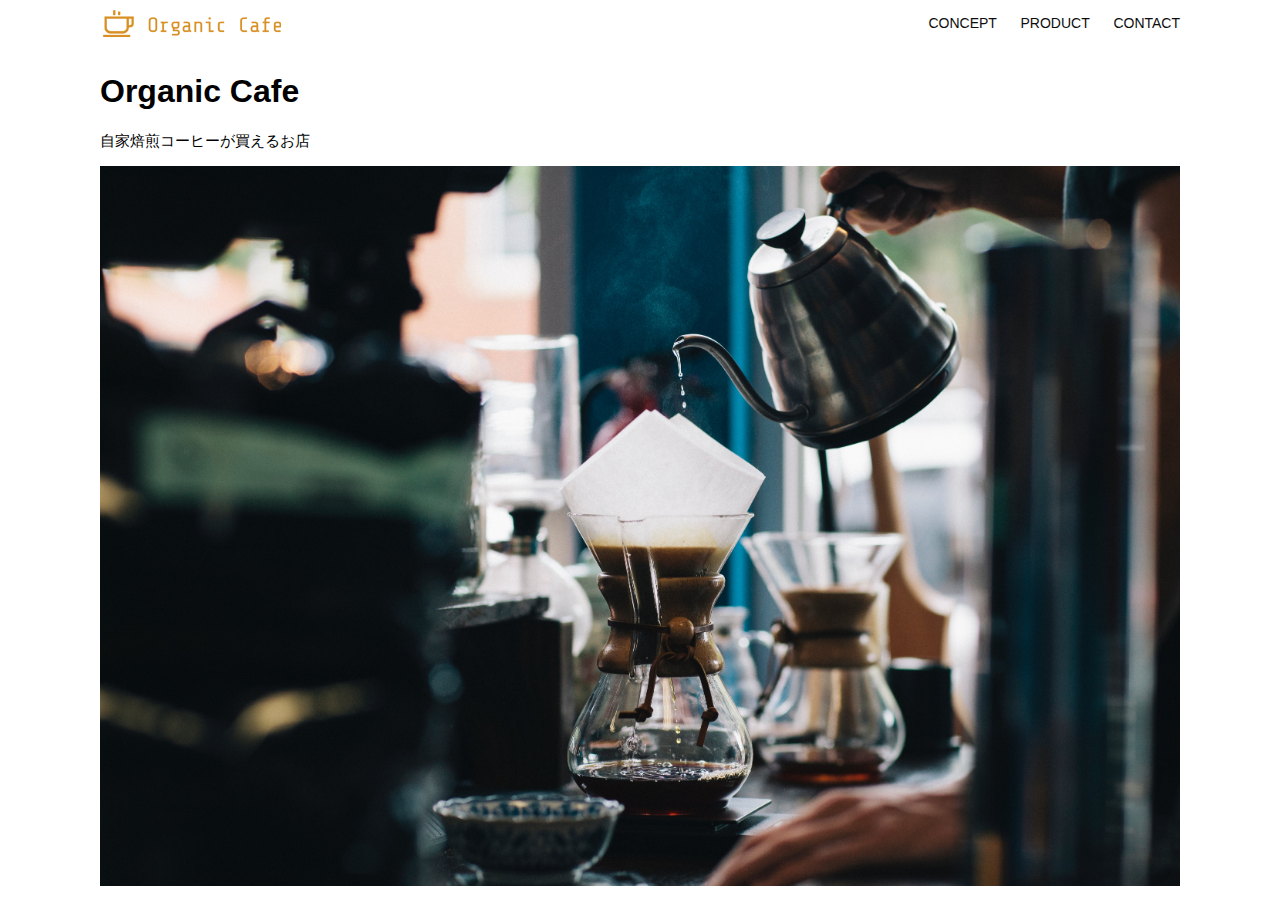
<file: kadai_013/index.html>
<!DOCTYPE html>
<html>

<head>
  <title>Organic Cafe</title>
  <meta charset="UTF-8" />
  <meta name="description" content="自家焙煎のコーヒーがお家で楽しめるOrganic Cafe" />
  <meta name="viewport" content="width=device-width, initial-scale=1.0" />
  <link rel="stylesheet" href="style.css" />
</head>

<body>
  <!-- ヘッダー -->
  <header>
    <!-- ロゴ -->
    <a href="index.html" id="logo"><img src="images/logo.png" alt="トップページに戻る" /></a>

    <!-- PC用ナビゲーション -->
    <nav id="nav-pc">
      <a href="index.html#concept">CONCEPT</a>
      <a href="index.html#product">PRODUCT</a>
      <a href="index.html#contact">CONTACT</a>
    </nav>
    <img id="menu-sp" src="images/button-menu.png" alt="ナビゲーションを開く"
      onclick="document.getElementById('nav-sp').style.display = 'block'">
    <nav id="nav-sp">
      <img id="close" src="images/button-close.png" alt="ナビゲーションを閉じる"
        onclick="document.getElementById('nav-sp').style.display = 'none'">
      <a id="logo-sp" href="index.html" onclick="document.getElementById('nav-sp').style.display = 'none'">
        <img src="images/logo-sp.png" alt="トップページに戻る">
      </a>
      <a class="menu" href="index.html#concept" onclick="document.getElementById('nav-sp').style.display = 'none'">
        CONCEPT
      </a>
      <a class="menu" href="index.html#product" onclick="document.getElementById('nav-sp').style.display = 'none'">
        PRODUCT
      </a>
      <a class="menu" href="index.html#contact" onclick="document.getElementById('nav-sp').style.display = 'none'">
        CONTACT
      </a>
    </nav>

  </header>
  <main>
    <article>
      <!-- メインビジュアル -->
      <section id="main-visual">
        <div id="main-message">
          <h1>Organic Cafe</h1>
          <p>自家焙煎コーヒーが買えるお店</p>
        </div>
        <img src="images/main-image.jpg" alt="コーヒーをハンドドリップで淹れる画像" />
      </section>
    </article>
  </main>
</body>

</html>
</file>
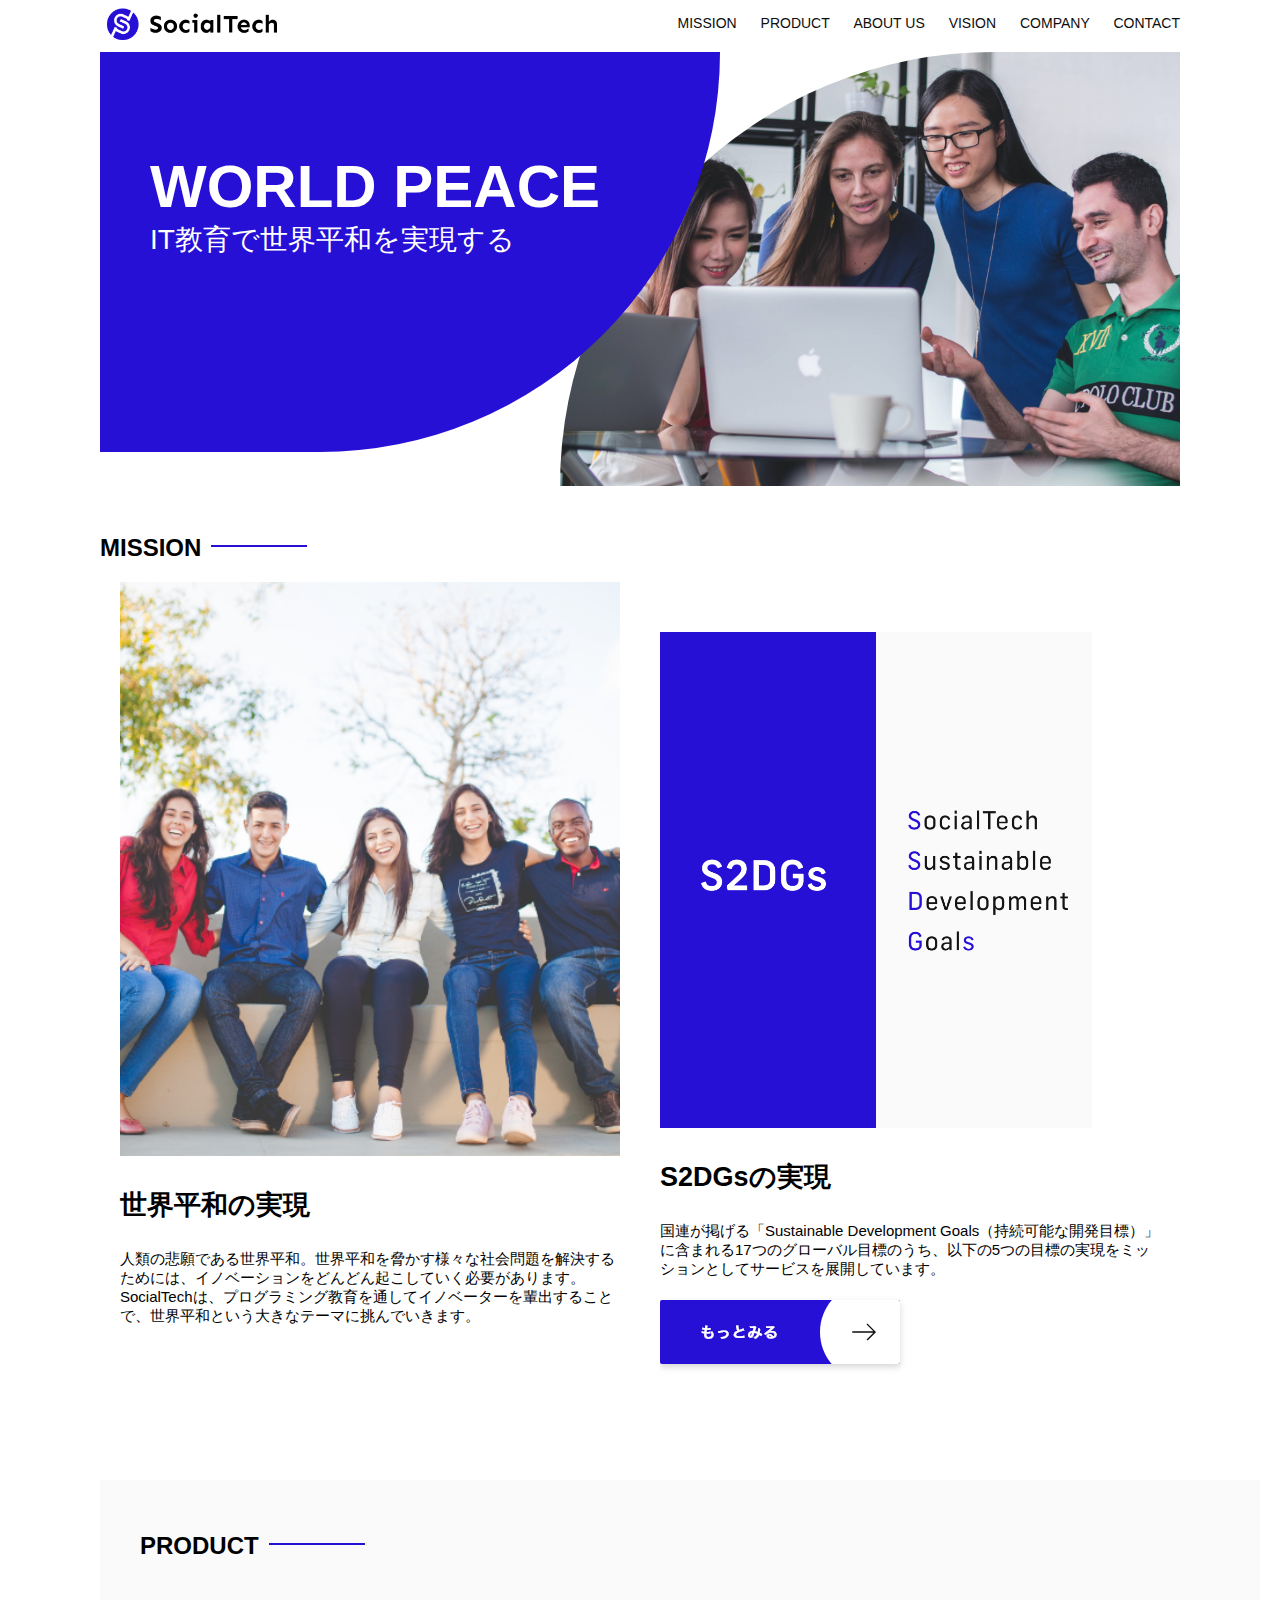
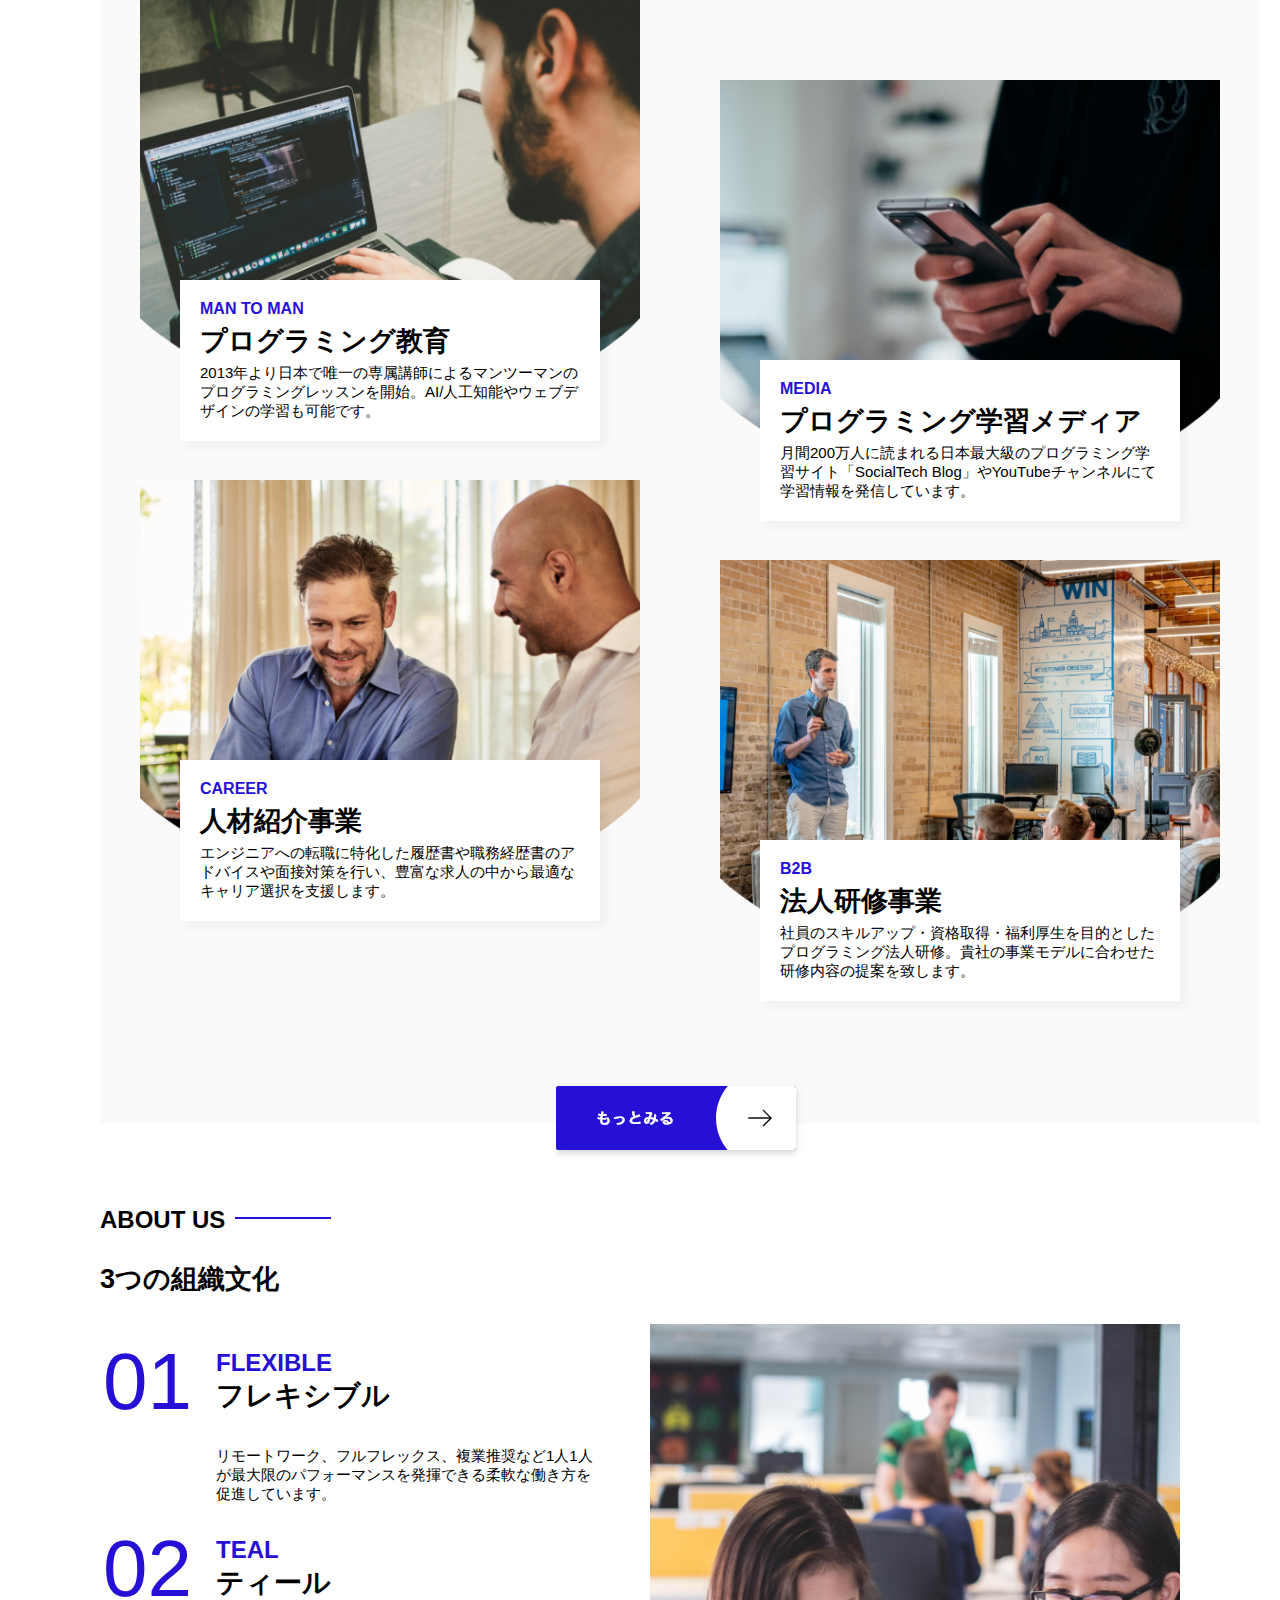
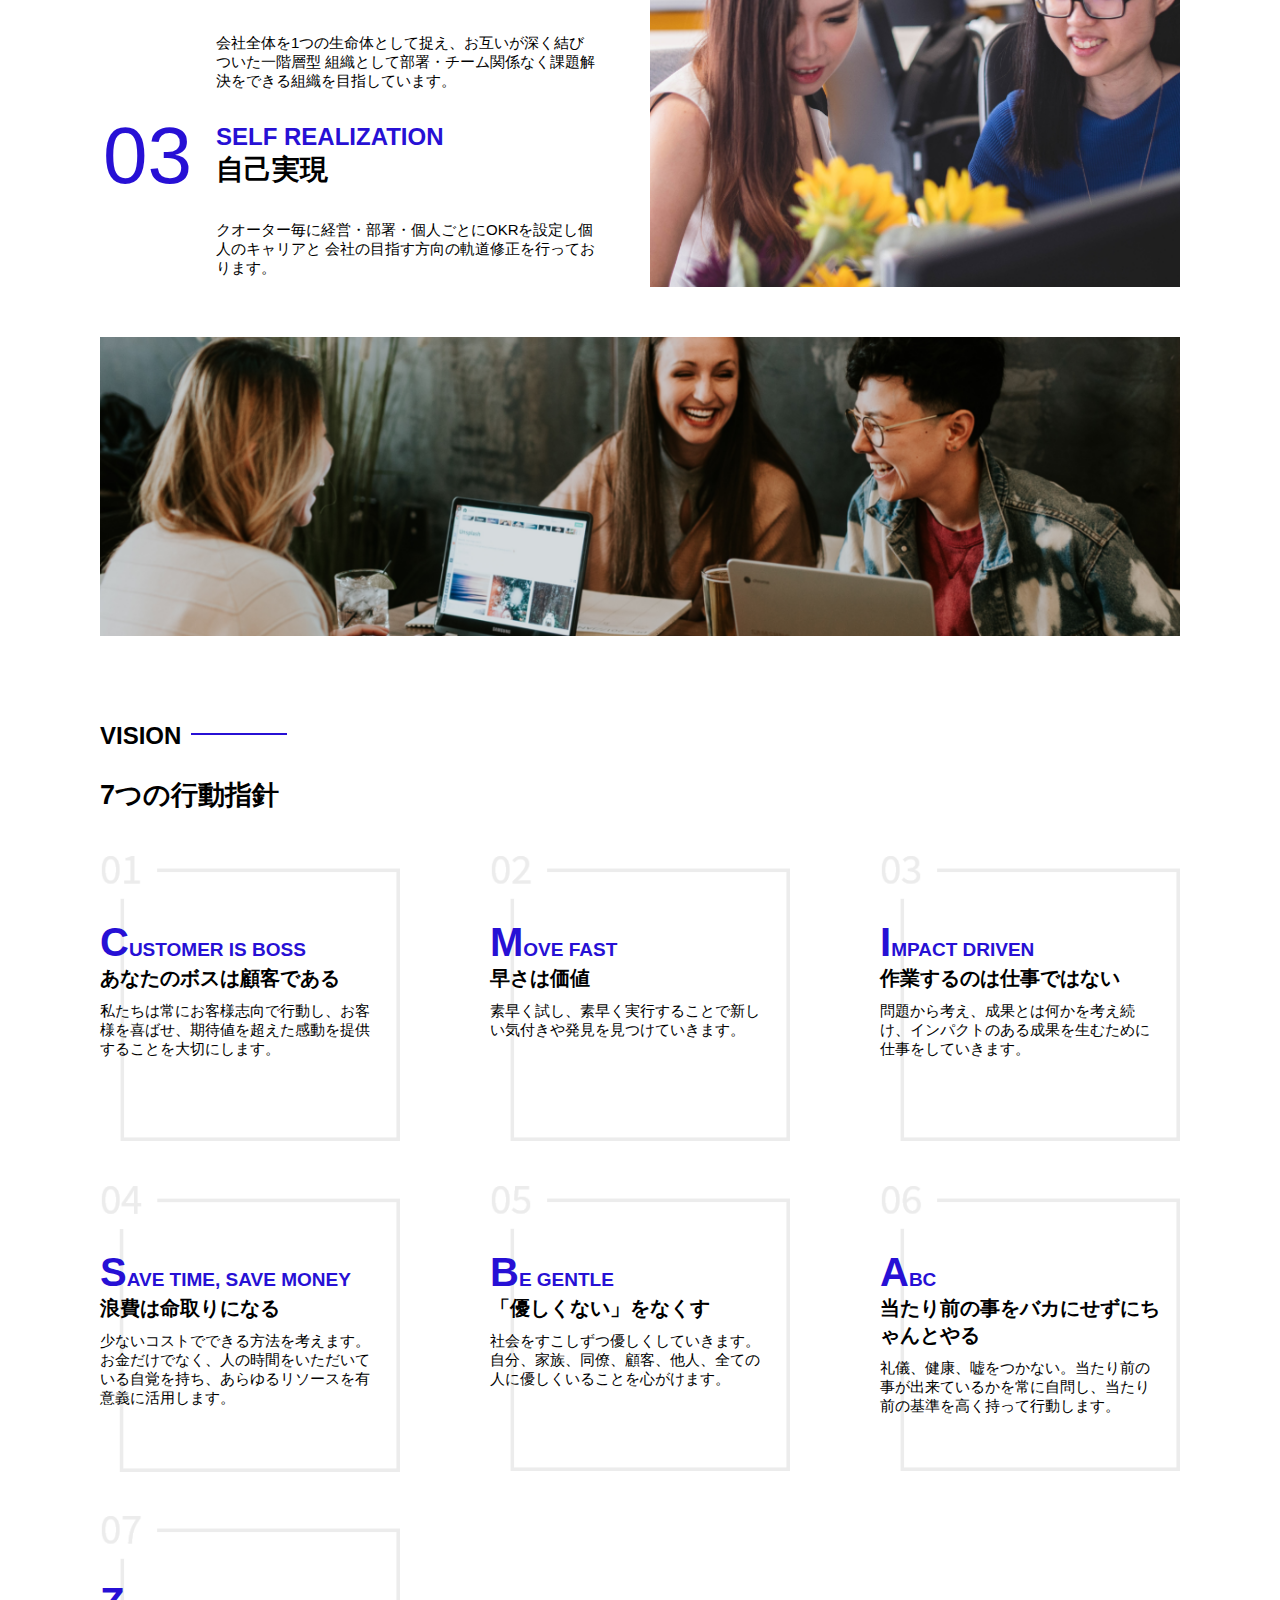
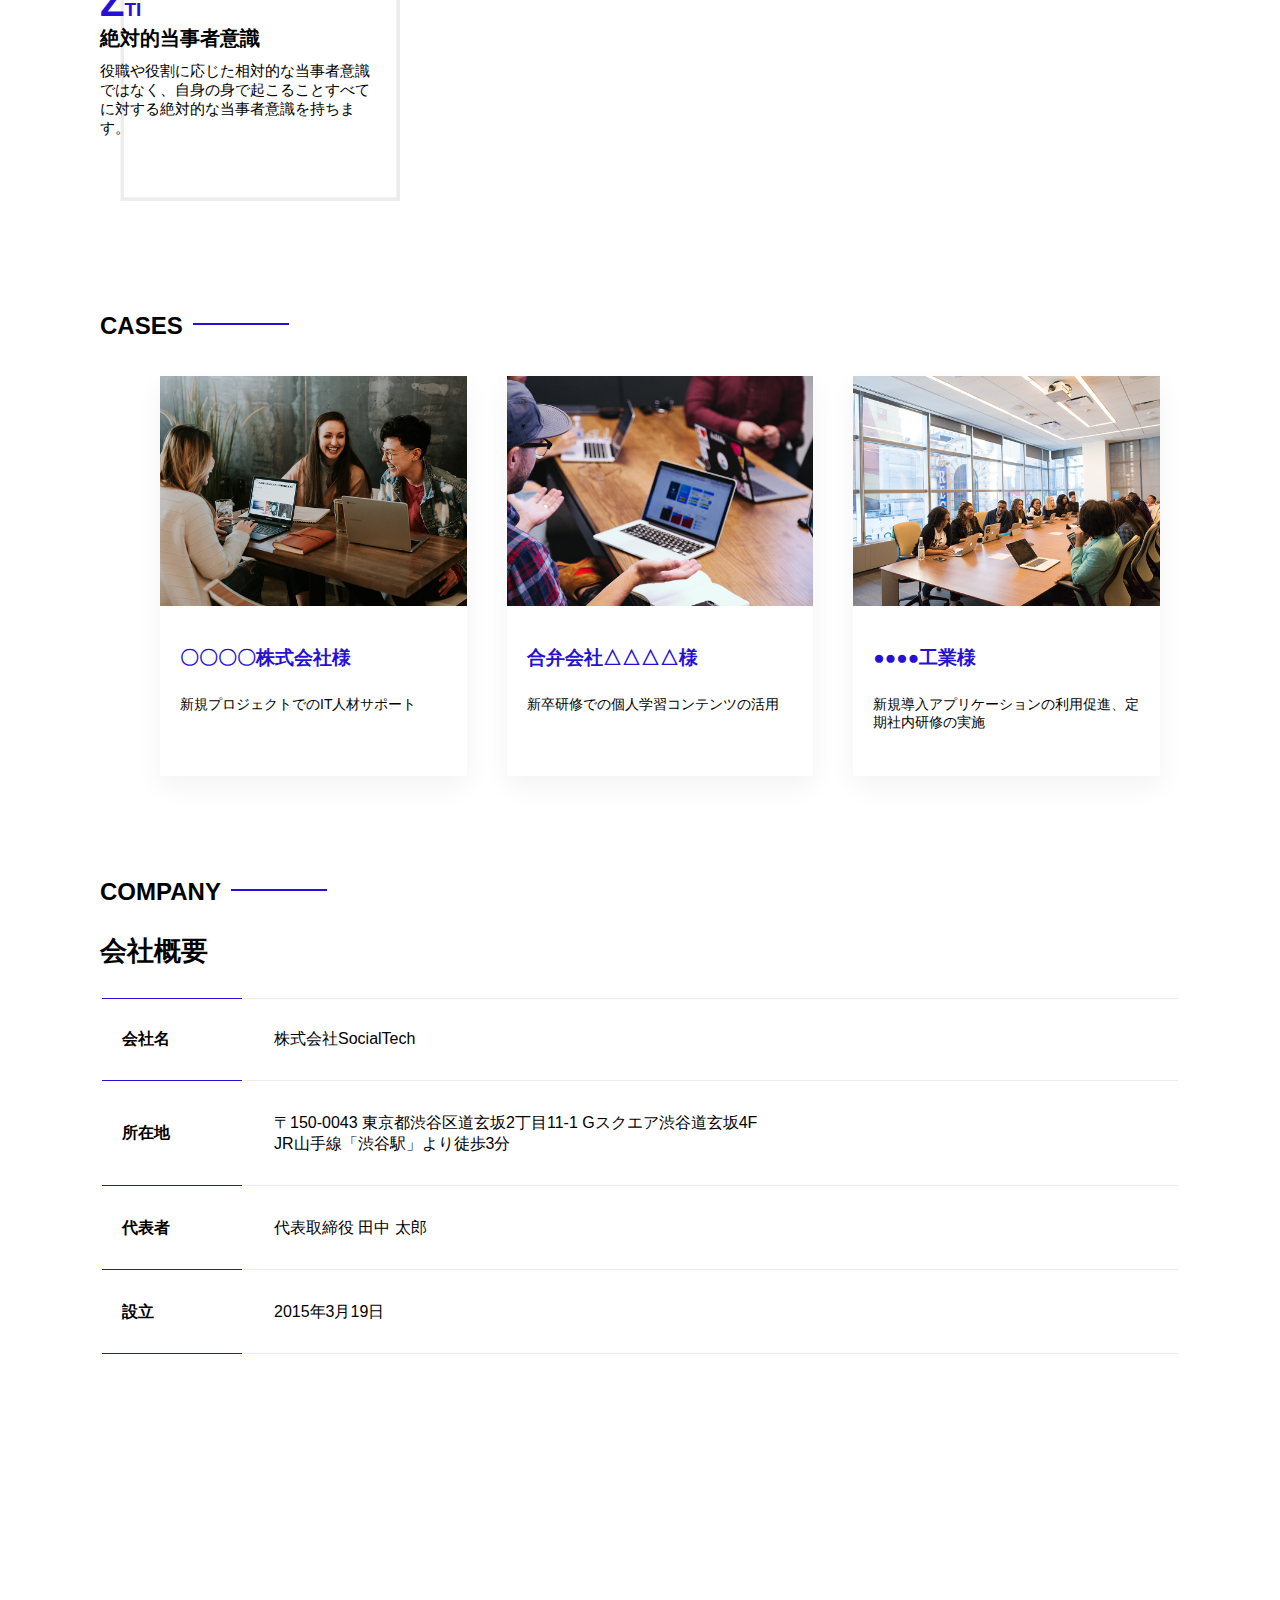
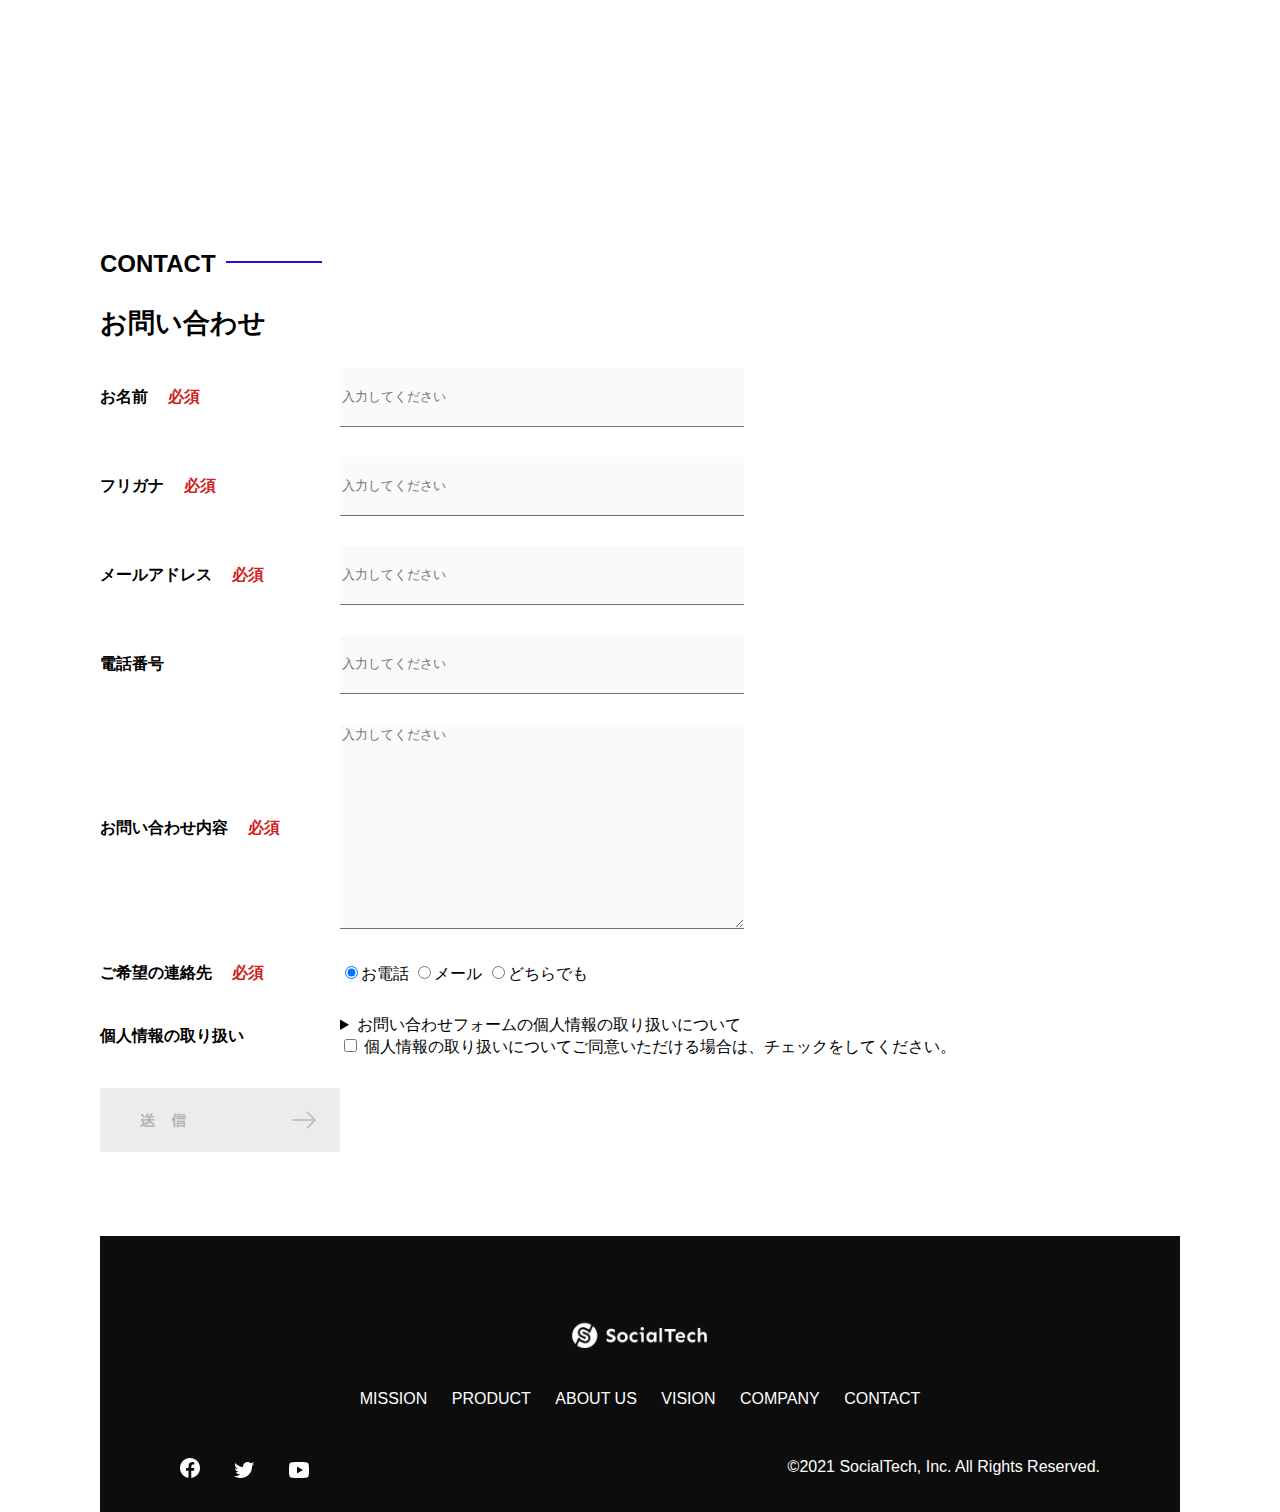
<file: socialtech-kadai_012/socialtech-kadai_012/index.html>
<!DOCTYPE html>
<html>
  <head>
    <title>SocialTech</title>
    <meta charset="UTF-8" />
    <meta
      name="description"
      content="SocialTechはEdTech業界のリーディングカンパニーを目指します。"
    />
    <meta name="viewport" content="width=device-width, initial-scale=1.0" />
    <link rel="stylesheet" href="style.css" />
  </head>
  <body>
    <!-- ヘッダー -->
    <header>
      <!-- ロゴ -->
      <a href="index.html" id="logo"
        ><img src="images/logo.png" alt="トップページに戻る"
      /></a>

      <!-- PC用ナビゲーション -->
      <nav id="nav-pc">
        <a href="mission.html">MISSION</a>
        <a href="product.html">PRODUCT</a>
        <a href="index.html#aboutus">ABOUT US</a>
        <a href="index.html#vision">VISION</a>
        <a href="index.html#company">COMPANY</a>
        <a href="index.html#contact">CONTACT</a>
      </nav>
    </header>
    <main>
      <article>
        <!-- メインビジュアル -->
        <section id="main-visual">
          <div id="main-message">
            <h1>WORLD PEACE</h1>
            <p>IT教育で世界平和を実現する</p>
          </div>
          <img
            src="images/index/index-main.png"
            alt="PCの周りに集まる多国籍の仲間たち"
          />
        </section>
        <!--ミッション-->
        <section id="mission">
          <h2 class="index-h2">MISSION</h2>
          <div id="mission-flex">
            <div>
              <img
                id="mission-photo"
                src="images/index/index-mission.png"
                alt="屋外のベンチで写真を撮影する多国籍の仲間たち"
              />
              <h3>世界平和の実現</h3>
              <p>
                人類の悲願である世界平和。世界平和を脅かす様々な社会問題を解決するためには、イノベーションをどんどん起こしていく必要があります。SocialTechは、プログラミング教育を通してイノベーターを輩出することで、世界平和という大きなテーマに挑んでいきます。
              </p>
            </div>
            <div>
              <img id="s2dgs" src="images/index/s2dgs.png" alt="S2DGs" />
              <h3>S2DGsの実現</h3>
              <p>
                国連が掲げる「Sustainable Development
                Goals（持続可能な開発目標）」に含まれる17つのグローバル目標のうち、以下の5つの目標の実現をミッションとしてサービスを展開しています。
              </p>
              <a href="mission.html">
                <img src="images/button-more.png" alt="もっとみる" />
              </a>
            </div>
          </div>
        </section>
        <!-- プロダクト -->
        <section id="product">
          <h2 class="index-h2">PRODUCT</h2>
          <div>
            <div id="product-left">
              <div>
                <img
                  class="product-photo"
                  src="images/index/index-mantoman.png"
                  alt="PCでコードを書く男性"
                />
                <div class="product-explain">
                  <span>MAN TO MAN</span>
                  <h3>プログラミング教育</h3>
                  <p>
                    2013年より日本で唯一の専属講師によるマンツーマンのプログラミングレッスンを開始。AI/人工知能やウェブデザインの学習も可能です。
                  </p>
                </div>
              </div>
              <div>
                <img
                  class="product-photo"
                  src="images/index/index-career.png"
                  alt="笑顔で話し合う2人の男性"
                />
                <div class="product-explain">
                  <span>CAREER</span>
                  <h3>人材紹介事業</h3>
                  <p>
                    エンジニアへの転職に特化した履歴書や職務経歴書のアドバイスや面接対策を行い、豊富な求人の中から最適なキャリア選択を支援します。
                  </p>
                </div>
              </div>
            </div>
            <div id="product-right">
              <div>
                <img
                  class="product-photo"
                  src="images/index/index-media.png"
                  alt="スマートフォンを操作する人"
                />
                <div class="product-explain">
                  <span>MEDIA</span>
                  <h3>プログラミング学習メディア</h3>
                  <p>
                    月間200万人に読まれる日本最大級のプログラミング学習サイト「SocialTech
                    Blog」やYouTubeチャンネルにて学習情報を発信しています。
                  </p>
                </div>
              </div>
              <div>
                <img
                  class="product-photo"
                  src="images/index/index-b2b.png"
                  alt="講演中の男性とそれを聴く人々"
                />
                <div class="product-explain">
                  <span>B2B</span>
                  <h3>法人研修事業</h3>
                  <p>
                    社員のスキルアップ・資格取得・福利厚生を目的としたプログラミング法人研修。貴社の事業モデルに合わせた研修内容の提案を致します。
                  </p>
                </div>
              </div>
            </div>
          </div>
          <div>
            <a id="product-more" href="product.html">
              <img src="images/button-more.png" alt="もっとみる" />
            </a>
          </div>
        </section>
        <!---ABOUT US-->
        <section id="aboutus">
          <h2 class="index-h2">ABOUT US</h2>
          <h3>3つの組織文化</h3>
          <div>
            <table class="culture-table">
              <tr>
                <td>
                  <span class="culture-num">01</span>
                </td>
                <td>
                  <span class="culture-en">FLEXIBLE</span>
                  <span class="culture-jp">フレキシブル</span>
                </td>
              </tr>
              <tr>
                <td>
                  <!--空のセル-->
                </td>
                <td>
                  <p class="culture-description">
                    リモートワーク、フルフレックス、複業推奨など1人1人が最大限のパフォーマンスを発揮できる柔軟な働き方を促進しています。
                  </p>
                </td>
              </tr>
              <tr>
                <td>
                  <span class="culture-num">02</span>
                </td>
                <td>
                  <span class="culture-en">TEAL</span>
                  <span class="culture-jp">ティール</span>
                </td>
              </tr>
              <tr>
                <td>
                  <!--空のセル-->
                </td>
                <td>
                  <p class="culture-description">
                    会社全体を1つの生命体として捉え、お互いが深く結びついた一階層型
                    組織として部署・チーム関係なく課題解決をできる組織を目指しています。
                  </p>
                </td>
              </tr>
              <tr>
                <td>
                  <span class="culture-num">03</span>
                </td>
                <td>
                  <span class="culture-en">SELF REALIZATION</span>
                  <span class="culture-jp">自己実現</span>
                </td>
              </tr>
              <tr>
                <td>
                  <!--空のセル-->
                </td>
                <td>
                  <p class="culture-description">
                    クオーター毎に経営・部署・個人ごとにOKRを設定し個人のキャリアと
                    会社の目指す方向の軌道修正を行っております。
                  </p>
                </td>
              </tr>
            </table>
            <img
              class="culture-img"
              src="images/index/index-aboutus1.png"
              alt="笑顔で話し合う2人の女性"
            />
          </div>
          <img
            class="culture-img2"
            src="images/index/index-aboutus2.png"
            alt="笑顔で話し合う3人の男女"
          />
        </section>
        <!-- VISION -->
        <section id="vision">
          <h2 class="index-h2">VISION</h2>
          <h3>7つの行動指針</h3>
          <div>
            <div class="vision-box">
              <img src="images/index/vision-01.png" alt="01" />
              <span>
                <h4>CUSTOMER IS BOSS</h4>
                <h5>あなたのボスは顧客である</h5>
                <p>
                  私たちは常にお客様志向で行動し、お客様を喜ばせ、期待値を超えた感動を提供することを大切にします。
                </p>
              </span>
            </div>
            <div class="vision-box">
              <img src="images/index/vision-02.png" alt="02" />
              <span>
                <h4>MOVE FAST</h4>
                <h5>早さは価値</h5>
                <p>
                  素早く試し、素早く実行することで新しい気付きや発見を見つけていきます。
                </p>
              </span>
            </div>
            <div class="vision-box">
              <img src="images/index/vision-03.png" alt="03" />
              <span>
                <h4>IMPACT DRIVEN</h4>
                <h5>作業するのは仕事ではない</h5>
                <p>
                  問題から考え、成果とは何かを考え続け、インパクトのある成果を生むために仕事をしていきます。
                </p>
              </span>
            </div>
            <div class="vision-box">
              <img src="images/index/vision-04.png" alt="04" />
              <span>
                <h4>SAVE TIME, SAVE MONEY</h4>
                <h5>浪費は命取りになる</h5>
                <p>
                  少ないコストでできる方法を考えます。お金だけでなく、人の時間をいただいている自覚を持ち、あらゆるリソースを有意義に活用します。
                </p>
              </span>
            </div>
            <div class="vision-box">
              <img src="images/index/vision-05.png" alt="05" />
              <span>
                <h4>BE GENTLE</h4>
                <h5>「優しくない」をなくす</h5>
                <p>
                  社会をすこしずつ優しくしていきます。自分、家族、同僚、顧客、他人、全ての人に優しくいることを心がけます。
                </p>
              </span>
            </div>
            <div class="vision-box">
              <img src="images/index/vision-06.png" alt="06" />
              <span>
                <h4>ABC</h4>
                <h5>当たり前の事をバカにせずにちゃんとやる</h5>
                <p>
                  礼儀、健康、嘘をつかない。当たり前の事が出来ているかを常に自問し、当たり前の基準を高く持って行動します。
                </p>
              </span>
            </div>
            <div class="vision-box">
              <img src="images/index/vision-07.png" alt="07" />
              <span>
                <h4>ZTI</h4>
                <h5>絶対的当事者意識</h5>
                <p>
                  役職や役割に応じた相対的な当事者意識ではなく、自身の身で起こることすべてに対する絶対的な当事者意識を持ちます。
                </p>
              </span>
            </div>
          </div>
        </section>
        <!-- CASES -->
        <section id="cases">
          <h2 class="index-h2">CASES</h2>
          <ul>
            <li class="case-card">
              <img class="case-img" src="images/index/case-1.png" alt="仲良く語り合う3人">
              <div class="case-info">
                <h4 class="case-name">〇〇〇〇株式会社様</h4>
                <p class="case-content">新規プロジェクトでのIT人材サポート</p>
              </div>
            </li>
            <li class="case-card">
              <img class="case-img" src="images/index/case-2.png" alt="PCでコンテンツを見る">
              <div class="case-info">
                <h4 class="case-name">合弁会社△△△△様</h4>
                <p class="case-content">新卒研修での個人学習コンテンツの活用</p>
              </div>
            </li>
            <li class="case-card">
              <img class="case-img" src="images/index/case-3.png" alt="社内研修中の会議室">
              <div class="case-info">
                <h4 class="case-name">●●●●工業様</h4>
                <p class="case-content">新規導入アプリケーションの利用促進、定期社内研修の実施</p>
              </div>
            </li>
          </ul>
        </section>
        <!-- COMPANY -->
        <section id="company">
          <h2 class="index-h2">COMPANY</h2>
          <h3>会社概要</h3>
          <table id="company-table">
            <tr>
              <th class="tableheader-first">会社名</th>
              <td class="cell-first">株式会社SocialTech</td>
            </tr>
            <tr>
              <th class="tableheader">所在地</th>
              <td class="cell">
                〒150-0043 東京都渋谷区道玄坂2丁目11-1 Gスクエア渋谷道玄坂4F<br />JR山手線「渋谷駅」より徒歩3分
              </td>
            </tr>
            <tr>
              <th class="tableheader">代表者</th>
              <td class="cell">代表取締役 田中 太郎</td>
            </tr>
            <tr>
              <th class="tableheader">設立</th>
              <td class="cell">2015年3月19日</td>
            </tr>
          </table>
          <iframe
            src="https://www.google.com/maps/embed?pb=!1m18!1m12!1m3!1d3241.7759544892483!2d139.69399665123464!3d35.65789123876098!2m3!1f0!2f0!3f0!3m2!1i1024!2i768!4f13.1!3m3!1m2!1s0x60188caa0042e8d1%3A0xba130bea826a7aa2!2z44CSMTUwLTAwNDMg5p2x5Lqs6YO95riL6LC35Yy66YGT546E5Z2C77yS5LiB55uu77yR77yR4oiS77yR!5e0!3m2!1sja!2sjp!4v1636872991912!5m2!1sja!2sjp"
            style="border: 0"
            allowfullscreen=""
            loading="lazy"
          >
          </iframe>
        </section>
        <!-- お問い合わせフォーム -->
        <section id="contact">
          <h2 class="index-h2">CONTACT</h2>
          <h3>お問い合わせ</h3>
          <form>
            <div>
              <div class="contact-heading">
                <label class="contact-label"
                  >お名前<span class="contact-span">必須</span></label
                >
              </div>
              <div class="contact-form">
                <input
                  type="text"
                  name="name"
                  placeholder="入力してください"
                  class="contact-textbox"
                />
              </div>
            </div>
            <div>
              <div class="contact-heading">
                <label class="contact-label"
                  >フリガナ<span class="contact-span">必須</span></label
                >
              </div>
              <div>
                <input
                  type="text"
                  name="hurigana"
                  placeholder="入力してください"
                  class="contact-textbox"
                />
              </div>
            </div>
            <div>
              <div class="contact-heading">
                <label class="contact-label"
                  >メールアドレス<span class="contact-span">必須</span></label
                >
              </div>
              <div>
                <input
                  type="text"
                  name="email"
                  placeholder="入力してください"
                  class="contact-textbox"
                />
              </div>
            </div>
            <div>
              <div class="contact-heading">
                <label class="contact-label">電話番号</label>
              </div>
              <div>
                <input
                  type="text"
                  name="tel"
                  placeholder="入力してください"
                  class="contact-textbox"
                />
              </div>
            </div>
            <div>
              <div class="contact-heading">
                <label class="contact-label"
                  >お問い合わせ内容<span class="contact-span">必須</span></label
                >
              </div>
              <div>
                <textarea
                  class="contact-textarea"
                  placeholder="入力してください"
                  name="message"
                ></textarea>
              </div>
            </div>
            <div>
              <div class="contact-heading">
                <label class="contact-label"
                  >ご希望の連絡先<span class="contact-span">必須</span></label
                >
              </div>
              <div>
                <input
                  class="radiobutton"
                  type="radio"
                  value="tel"
                  name="contact"
                  checked
                /><label>お電話</label>
                <input
                  class="radiobutton"
                  type="radio"
                  value="mail"
                  name="contact"
                /><label>メール</label>
                <input
                  class="radiobutton"
                  type="radio"
                  value="both"
                  name="contact"
                /><label>どちらでも</label>
              </div>
            </div>
            <div>
              <div class="contact-heading">
                <label class="contact-label">個人情報の取り扱い</label>
              </div>
              <div>
                <details>
                  <summary>
                    お問い合わせフォームの個人情報の取り扱いについて
                  </summary>
                  <div>
                    <span>１．組織の名称又は氏名</span><br />
                    株式会社SocialTech<br /><br />
                    <span
                      >２．個人情報保護管理者（若しくはその代理人）の氏名又は職名、所属及び連絡先
                      鈴木 一郎 コーポレート部</span
                    ><br />
                    メールアドレス：support@socialtech.net<br />
                    TEL：03-xxxx-xxxx<br />
                    <span>３．個人情報の利用目的</span><br />
                    ・本サービス及び本サービスに関連する情報の提供又はそれらに関する連絡のため<br />
                    ・ユーザーの本人確認のため<br />
                    ・当社サービスのご案内のため<br />
                    ・当社の商品等の広告または宣伝（電子メールによるものを含むものとします。）<br /><br />
                    <span>４．個人情報の取り扱い業務の委託</span><br />
                    個人情報の取扱業務の全部または一部を外部に業務委託する場合があります。<br />
                    その際、弊社は、個人情報を適切に保護できる管理体制を敷き実行していることを条件として<br />
                    委託先を厳選したうえで、機密保持契約を委託先と締結し、お客様の個人情報を厳密に管理させます。<br /><br />
                    <span>５．個人情報の開示等の請求</span><br />
                    お客様は、弊社に対してご自身の個人情報の開示等（利用目的の通知、開示、内容の訂正・追加・削除、利用の停止または消去、第三者への提供の停止）に関して、当社問合わせ窓口に申し出ることができます。<br />
                    その際、弊社はお客様ご本人を確認させていただいたうえで、合理的な期間内に対応いたします。<br /><br />
                    なお、個人情報に関する弊社問合わせ先は、次の通りです。<br /><br />
                    株式会社SocialTech　個人情報問合せ窓口<br />
                    〒150-0043　東京都渋谷区道玄坂2丁目11-1 Ｇスクエア渋谷道玄坂
                    4F<br />
                    メールアドレス：support@socialtech.net　TEL：03-xxxx-xxxx<br /><br />
                    <span>６．個人情報を提供されることの任意性について</span
                    ><br /><br />
                    お客様がご自身の個人情報を弊社に提供されるか否かは、お客様のご判断によりますが、もしご提供されない場合には、適切なサービスが提供できない場合がありますので予めご了承ください。
                  </div>
                </details>
                <input type="checkbox" name="agree" />
                <span
                  >個人情報の取り扱いについてご同意いただける場合は、チェックをしてください。</span
                >
              </div>
            </div>
            <input
              type="image"
              value="Submit"
              src="images/button-submit.png"
              alt="送信する"
            />
          </form>
        </section>
      </article>
      <footer>
        <div id="footer-logo">
          <img src="images/logo-sp.png" alt="SocialTech" />
        </div>
        <div id="footer-link">
          <a href="mission.html">MISSION</a>
          <a href="product.html">PRODUCT</a>
          <a href="index.html#aboutus">ABOUT US</a>
          <a href="index.html#vision">VISION</a>
          <a href="index.html#company">COMPANY</a>
          <a href="index.html#contact">CONTACT</a>
        </div>
        <div id="sns-footer">
          <a href="https://www.facebook.com/sejuku2013"
            ><img src="images/button-facebook.png" alt="Facebookのリンク"
          /></a>
          <a href="https://twitter.com/samuraijuku"
            ><img src="images/button-twitter.png" alt="Twitterのリンク"
          /></a>
          <a href="https://www.youtube.com/channel/UCCFOQO5aDK0xXam4cUQXT8g"
            ><img src="images/button-youtube.png" alt="YouTubeのリンク"
          /></a>
          <span id="copyright"
            >&copy;2021 SocialTech, Inc. All Rights Reserved.
          </span>
        </div>
      </footer>
    </main>
  </body>
</html>
</file>
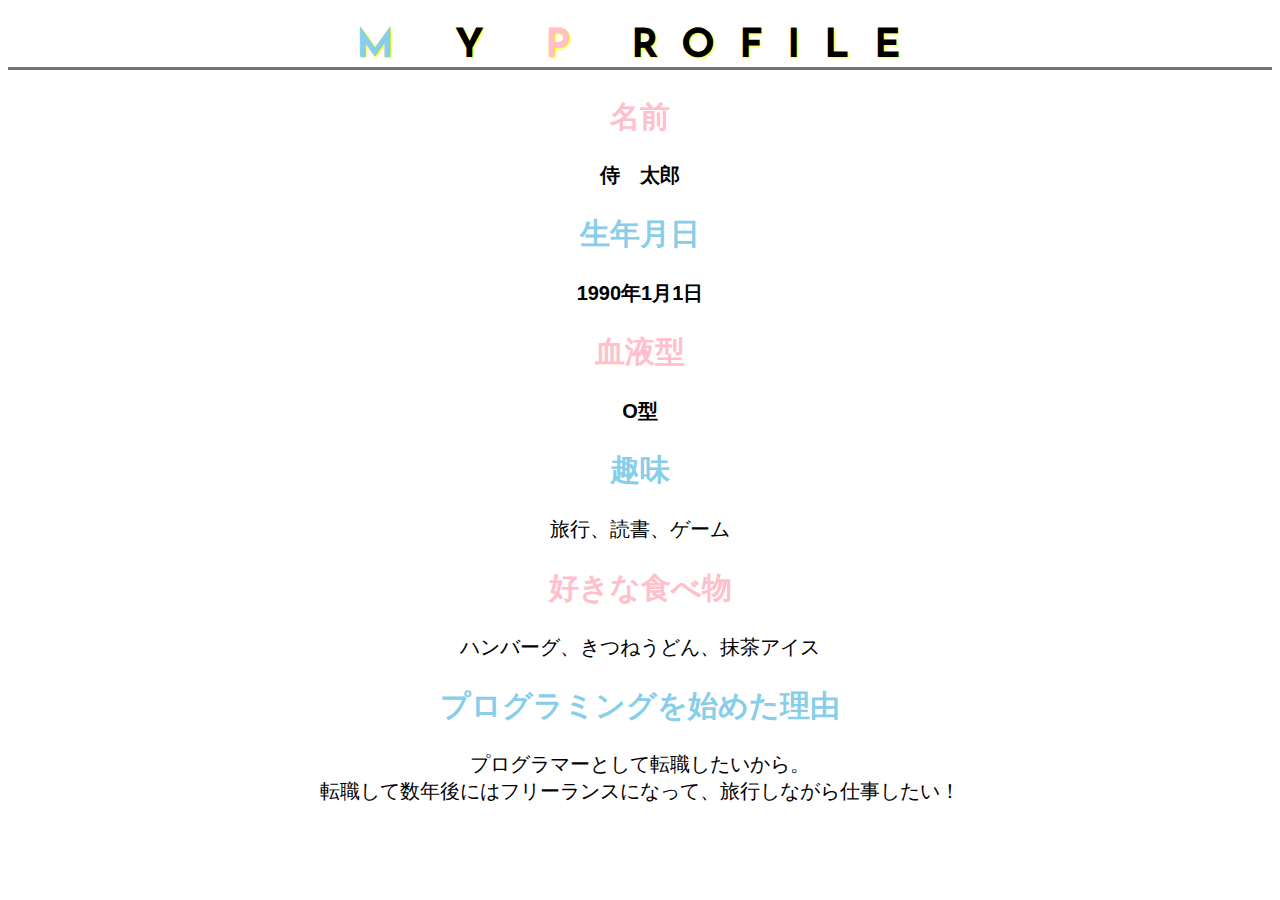
<file: kadai_014/kadai_014/kadai_014.html>
<!DOCTYPE html>
<html>

<head>
  <meta charset="UTF-8">
  <meta name="viewport" content="width=device-width, initial-scale=1.0">
  <meta name="description" content="このページは14章の課題です。">
  <link rel="preconnect" href="https://fonts.googleapis.com">
  <link rel="preconnect" href="https://fonts.gstatic.com" crossorigin>
  <link href="https://fonts.googleapis.com/css2?family=Josefin+Sans:wght@100&display=swap" rel="stylesheet">
  <link rel="stylesheet" href="style.css">
  <title>14章課題</title>
</head>

<body>
  <div>
    <h1>
      <span class="c-blue">M</span>
      Y
      <span class="c-pink">P</span>
      ROFILE
    </h1>
    <div id="basic">
      <h2 class="c-pink">名前</h2>
      <p>侍　太郎</p>
      <h2 class="c-blue">生年月日</h2>
      <p>1990年1月1日</p>
      <h2 class="c-pink">血液型</h2>
      <p>O型</p>
    </div>
    <h2 class="c-blue">趣味</h2>
    <p>旅行、読書、ゲーム</p>
    <h2 class="c-pink">好きな食べ物</h2>
    <p>ハンバーグ、きつねうどん、抹茶アイス</p>
    <h2 class="c-blue">プログラミングを始めた理由</h2>
    <p>
      プログラマーとして転職したいから。<br>
      転職して数年後にはフリーランスになって、旅行しながら仕事したい！
    </p>
  </div>
</body>

</html>
</file>
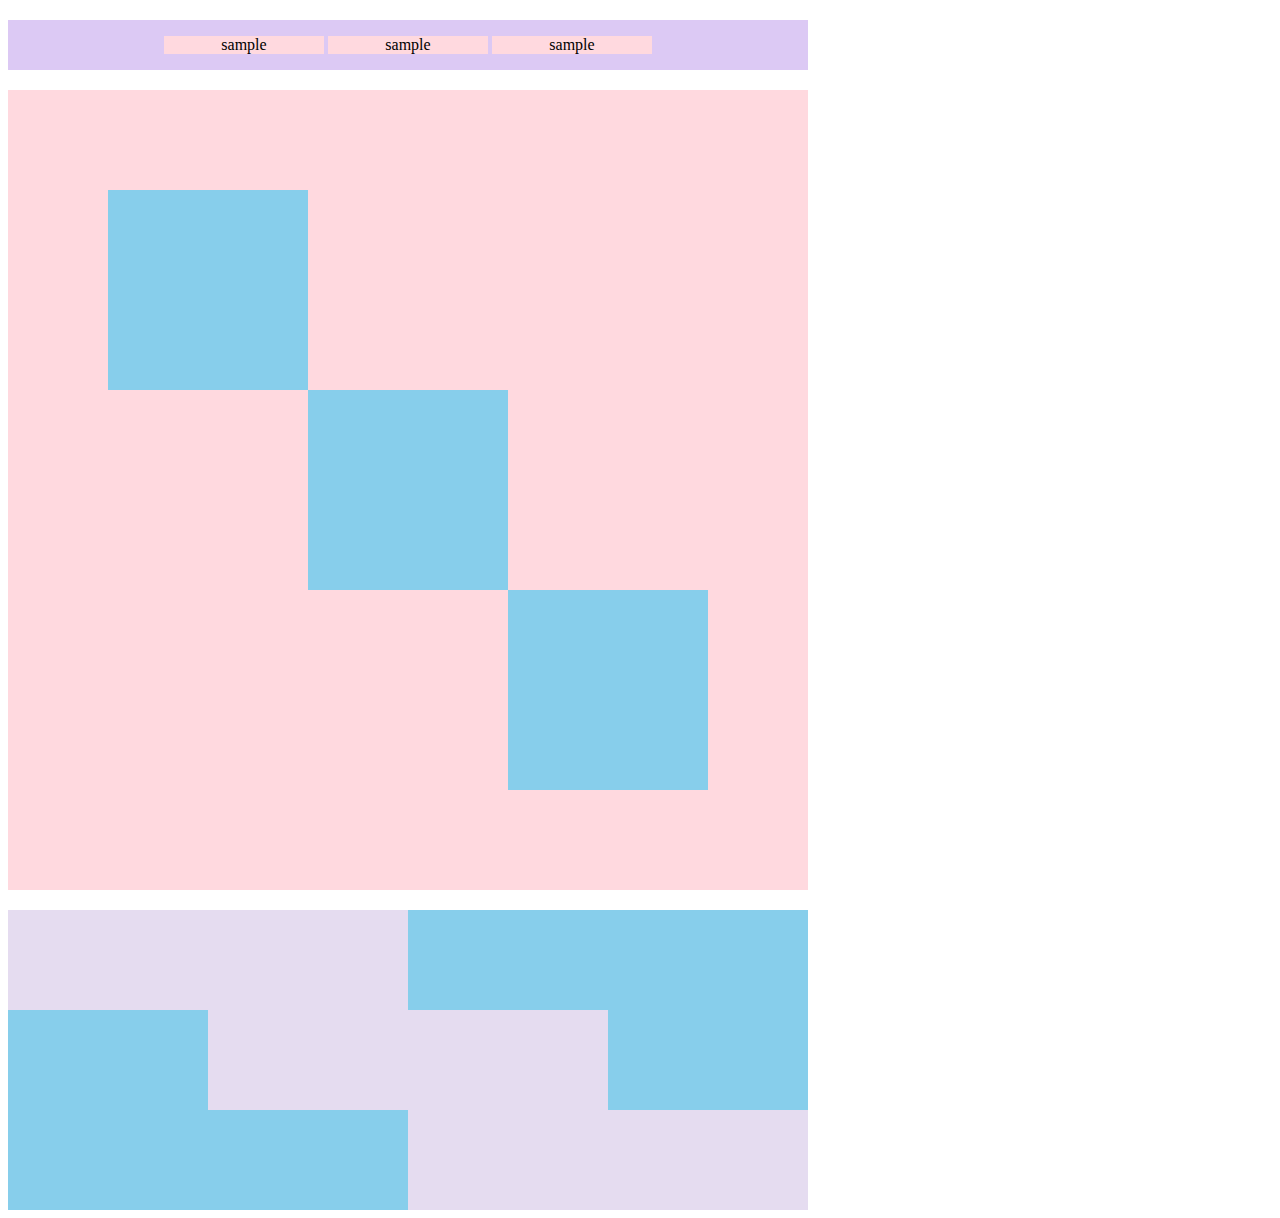
<file: kadai_018/kadai_018/kadai_018.html>
<!DOCTYPE html>
<html lang="en">

<head>
  <meta charset="UTF-8">
  <meta name="viewport" content="width=device-width, initial-scale=1.0">
  <meta name="description" content="このページは18章の課題です。">
  <link rel="stylesheet" href="style.css">
  <title>18章課題</title>
</head>

<body>
  <div id="top">
    <p class="top-child">
      sample
    </p>
    <p class="top-child">
      sample
    </p>
    <p class="top-child">
      sample
    </p>
  </div>
  <div id="middle">
    <div id="middle-child01"></div>
    <div id="middle-child02"></div>
    <div id="middle-child03"></div>
  </div>
  <div id="bottom">
    <div id="bottom-child01"></div>
    <div id="bottom-child02"></div>
    <div id="bottom-child03"></div>
  </div>
</body>

</html>
</file>
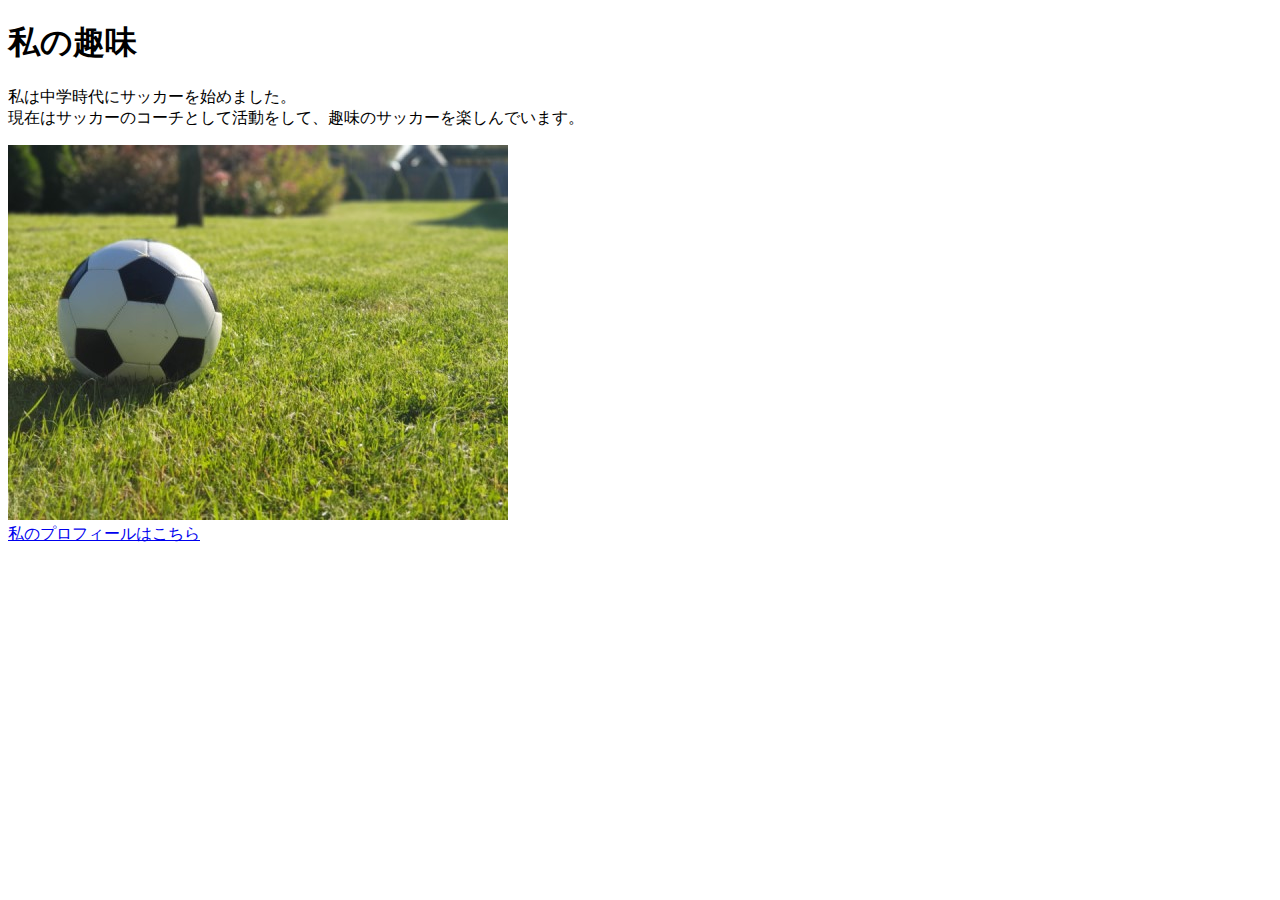
<file: kadai_005/kadai_005/html/kadai_005.html>
<!DOCTYPE html>
<html>

<head>
  <meta charset="UTF-8">
  <meta name="viewport" content="width=device-width, initial-scale=1.0">
  <meta name="description" content="このページは5章の課題です。">
  <title>5章課題</title>
</head>

<body>
  <h1>
    私の趣味
  </h1>
  <p>
    私は中学時代にサッカーを始めました。<br>
    現在はサッカーのコーチとして活動をして、趣味のサッカーを楽しんでいます。
  </p>
  <img src="../images/sample.jpg" alt="サンプル画像"><br>
  <a href="https://twitter.com/samuraijuku">
    私のプロフィールはこちら
  </a>
</body>

</html>
</file>
<file: kadai_013/style.css>
/* PC、スマホ共通スタイル */
body {
  font-family: "Source Sans Pro", "Hiragino Kaku Gothic ProN", Meiryo, Arial,
    sans-serif;
}

p {
  font-size: 15px;
}

#main-visual>img {
  width: 100%;
}

/*================
PC用のスタイル 
=================*/
@media screen and (min-width: 768px) {
  /* 横幅設定 */
  body {
    max-width: 1080px;
    min-width: 960px;
    margin: 0 auto 0 auto;
  }

  /* ヘッダー */
  header {
    display: flex;
    justify-content: space-between;
  }

  /* ナビゲーションのレイアウト */
  #nav-pc {
    text-align: right;
    font-size: 14px;
    padding-top: 15px;
  }

  /* ナビゲーションのリンクの装飾設定 */
  #nav-pc>a {
    text-decoration: none;
    margin-left: 20px;
  }

  #nav-pc>a:link {
    color: #0d0d0d;
  }

  #nav-pc>a:visited {
    color: #0d0d0d;
  }

  #nav-pc>a:hover {
    color: #0d0d0d;
    text-decoration: underline;
  }

  #nav-pc>a:active {
    color: #0d0d0d;
  }

  #menu-sp{
    display: none;
  }

  #nav-sp{
    display: none;
  }
}

@media screen and (max-width:767px) {
  
  body{
    min-width: 375px;
    margin:0;
  }

  #nav-pc{
    display:none;
  }

  #menu-sp{
    float:right;
    padding:0;
  }

  #nav-sp{
    background-color: #ce933e;
    position:absolute;
    left:0;
    top:0;
    height:100%;
    width: 100%;
    display: none;
    z-index: 100;
  }

  #close{
    position: absolute;
    top: 20px;
    right:20px;
  }

  #logo-sp{
    margin:80px 0 30px 20px;
  }

  #nav-sp >a{
    display: block;
  }

  #nav-sp >a:link{
    color: #ffffff;
  }

  #nav-sp >a:visited{
    color: #ffffff;
  }

  #nav-sp >a:hover{
    text-decoration: underline;
    color: #ffffff;
  }

  #nav-sp >a:active{
    color: #ffffff;
  }

  #nav-sp >.menu{
    text-decoration: none;
    display:block;
    margin:0 20px 0 20px;
    height:44px;
    font-size: 16px;
    background-image: url("images/arrow.png");
    background-repeat: no-repeat;
    background-position: right top;
  }
}
</file>
<file: socialtech-kadai_012/socialtech-kadai_012/style.css>
/* PC、スマホ共通スタイル */
body {
  font-family: "Source Sans Pro", "Hiragino Kaku Gothic ProN", Meiryo, Arial,
    sans-serif;
}

p {
  font-size: 15px;
}

/*================
PC用のスタイル 
=================*/
/* 横幅設定 */
body {
  max-width: 1080px;
  min-width: 960px;
  margin: 0 auto 0 auto;
}

/* ヘッダー */
header {
  display: flex;
  justify-content: space-between;
}

/* ナビゲーションのレイアウト */
#nav-pc {
  text-align: right;
  font-size: 14px;
  padding-top: 15px;
}

/* ナビゲーションのリンクの装飾設定 */
#nav-pc>a {
  text-decoration: none;
  margin-left: 20px;
}

#nav-pc>a:link {
  color: #0d0d0d;
}

#nav-pc>a:visited {
  color: #0d0d0d;
}

#nav-pc>a:hover {
  color: #0d0d0d;
  text-decoration: underline;
}

#nav-pc>a:active {
  color: #0d0d0d;
}

/* メインビジュアル*/
#main-visual {
  position: relative;
  height: 400px;
}

#main-message {
  position: absolute;
  top: 0;
  left: 0;
  background-color: #2710d5;
  color: #ffffff;
  border-radius: 0 0 476px 0;
  max-width: 620px;
  height: 100%;
  width: 100%;
  z-index: 11;
}

#main-message>h1 {
  font-size: 60px;
  font-weight: bold;
  margin: 100px 0 0 50px;
}

#main-message>p {
  font-size: 28px;
  margin: 0 0 0 50px;
}

#main-visual>img {
  max-width: 620px;
  border-radius: 476px 0 0 0;
  position: absolute;
  top: 0;
  right: 0;
  z-index: 10;
}

/* 見出し */
h2 {
  margin: 40px 0 0 0;
}

h2::after {
  content: url("images/line.png");
  margin-left: 10px;
}

h3 {
  font-size: 27px;
}

/* ミッション */
#mission {
  margin: 80px auto 80px auto;
  width: 100%;
}

#mission-flex {
  width: 100%;
  display: flex;
}

#mission-flex>div {
  width: 50%;
  margin: 20px;
}

#mission-photo {
  width: 100%;
}

#s2dgs {
  margin-top: 50px;
}

/* プロダクト */
#product {
  background-color: #fafafa;
  width: 100%;
  margin: 80px 0 80px 0;
  padding: 10px 40px 0px 40px;
}

/* 外枠 */
#product>div {
  margin-top: 40px;
  display: flex;
}

/* 左のカラム */
#product-left {
  width: 50%;
  margin-right: 20px;
}

/* 右のカラム */
#product-right {
  width: 50%;
  margin-left: 20px;
  margin-top: 80px;
}

/* 画像＋説明の枠 */
#product-left>div {
  position: relative;
  height: 480px;
  margin-right: 20px;
}

#product-right>div {
  position: relative;
  height: 480px;
  margin-left: 20px;
}

/* 画像 */
.product-photo {
  width: 100%;
}

/* 説明文の枠 */
.product-explain {
  background-color: #ffffff;
  position: absolute;
  left: 0;
  top: 280px;
  margin: 0 40px 0 40px;
  padding: 20px;
  box-shadow: 5px 5px 10px rgba(0, 0, 0, 0.05);
}

/* 説明文の英語 */
.product-explain>span {
  color: #2710d5;
  font-weight: bold;
  font-size: 16px;
  margin: 0;
}

/* 説明文の見出し */
.product-explain>h3 {
  margin: 5px 0 5px 0;
}

/* 説明文 */
.product-explain>p {
  margin: 0;
}

/* 「もっとみる」ボタン */
#product-more {
  margin: 0 auto -42px auto;
}

/* ABOUT US */
#aboutus {
  margin: 80px auto 80px auto;
}

/* 3つの組織文化と画像を入れる枠 */
#aboutus>div {
  display: flex;
}

/* 画像 */
.culture-img {
  width: 100%;
  align-self: flex-start;
}

.culture-img2 {
  margin-top: 50px;
  width: 100%;
}

/* 3つの組織文化の表 */
.culture-table {
  max-width: 500px;
  margin-right: 50px;
}

/* 番号 */
.culture-num {
  font-size: 80px;
  color: #2710d5;
  margin: 0 20px 0 0;
}

/* 組織文化英語 */
.culture-en {
  color: #2710d5;
  font-weight: bold;
  font-size: 24px;
  display: block;
}

/* 組織文化日本語 */
.culture-jp {
  font-size: 28px;
  font-weight: bold;
}

/* 説明文 */
.culture-description {
  margin: 0;
}

/* ビジョン */
#vision {
  margin: 80px auto 80px auto;
}

/* セクション内の外枠 */
#vision>div {
  width: 100%;
  display: flex;
  justify-content: space-between;
  flex-wrap: wrap;
}

/* 7つの行動指針の枠 */
.vision-box {
  width: 300px;
  height: 300px;
  margin-bottom: 30px;
  position: relative;
}

.vision-box>img {
  width: 100%;
  height: auto;
  position: absolute;
  top: 0;
  left: 0;
  z-index: 30;
}

.vision-box>span {
  position: absolute;
  top: 0;
  left: 0;
  z-index: 31;
  margin-right: 20px;
}

.vision-box>span>h4 {
  color: #2710d5;
  font-size: 19px;
  margin: 80px 0 0 0;

}

.vision-box>span>h4::first-letter {
  font-size: 40px;
}

.vision-box>span>h5 {
  font-size: 20px;
  margin: 0 0 0 0;
}

.vision-box>span>p {
  margin: 10px 0 0 0;
}

/* 会社概要 */
#company {
  margin: 80px auto 80px auto;
}

#company-table {
  width: 100%;
}

.tableheader {
  text-align: left;
  padding: 20px;
  border-bottom-color: #2710d5;
  border-bottom-width: 1px;
  border-bottom-style: solid;
  width: 100px;
}

.tableheader-first {
  text-align: left;
  padding: 20px;
  border-bottom-color: #2710d5;
  border-bottom-width: 1px;
  border-bottom-style: solid;
  border-top-color: #2710d5;
  border-top-width: 1px;
  border-top-style: solid;
  width: 100px;
}

.cell {
  padding: 30px;
  border-bottom-color: #ececec;
  border-bottom-width: 1px;
  border-bottom-style: solid;
}

.cell-first {
  padding: 30px;
  border-bottom-color: #ececec;
  border-bottom-width: 1px;
  border-bottom-style: solid;
  border-top-color: #ececec;
  border-top-width: 1px;
  border-top-style: solid;
}

#company>iframe {
  width: 100%;
  height: 368px;
  margin-top: 40px;
}

/* お問い合わせ */
#contact {
  margin: 80px auto 80px auto;
}

/* 外枠 */
#contact>form>div {
  display: flex;
  flex-direction: row;
  flex-wrap: wrap;
  padding-bottom: 30px;
}

/* 左列の見出し */
.contact-heading {
  width: 240px;
  align-self: center;
}

/* 見出しのラベル */
.contact-label {
  font-weight: bold;
}

/* 必須 */
.contact-span {
  color: #ce2222;
  margin: 0 0 0 20px;
  font-weight: bold;
}

/* テキストボックス */
.contact-textbox {
  border-top: 0;
  border-left: 0;
  border-right: 0;
  border-bottom-width: 1px;
  border-bottom-color: #707070;
  border-bottom-style: solid;
  background-color: #fafafa;
  width: 400px;
  height: 56px;
}

/* お問い合わせ内容のテキストエリア */
.contact-textarea {
  border-top: 0;
  border-left: 0;
  border-right: 0;
  border-bottom-width: 1px;
  border-bottom-color: #707070;
  border-bottom-style: solid;
  background-color: #fafafa;
  width: 400px;
  height: 200px;
}

/* 個人情報の取り扱い */
details {
  width: 700px;
}

details>div {
  background-color: #fafafa;
  padding: 20px;
}

details>div>span {
  font-weight: bold;
}

/* フッター */
footer {
  background-color: #0d0d0d;
  text-align: center;
  padding: 80px 80px 30px 80px;
}

#footer-logo {
  margin-bottom: 30px;
}

#footer-link {
  margin-bottom: 50px;
}
#footer-link > a {
  text-decoration: none;
  margin: 10px;
}
#footer-link > a:link {
  color: #ffffff;
}
#footer-link > a:visited {
  color: #ffffff;
}
#footer-link > a:hover {
  color: #ffffff;
  text-decoration: underline;
}
#footer-link > a:active {
  color: #ffffff;
}

#sns-footer {
  text-align: left;
  width: 100%;
}

#sns-footer > a {
  margin-right: 30px;
}

#copyright {
  color: #ffffff;
  float: right;
}

#cases{
  margin:40px 0 40px 0;
  width: 100%;
}

ul{
  display:flex;
}

li{
  width:33%;
  margin:20px;
  list-style-type: none;
}

.case-card{
  background-color: #FFFFFF;
  min-height: 400px;
  box-shadow: 0 10px 25px 0 rgba(0, 0, 0, 0.05);
}

.case-img{
  width:100%;
}

.case-info{
  padding:10px 20px;
}

.case-name{
  color: #2710d5;
  font-size: 19px;
}

.case-content{
  font-size: 14px;
}
</file>
<file: kadai_014/kadai_014/style.css>
*{
  text-align:center;
}

html{
  font-size: 20px;
}

body{
  font-family:"Arial", "Meiryo", sans-serif;
}

h1{
  font-family: 'Josefin Sans', sans-serif;
  font-size:2rem;
  letter-spacing: 1.2rem;
  text-shadow:1px 1px 2px yellow;
  border-bottom: solid 3px rgb(115, 115, 114);
}

.c-blue{
  color:skyblue;
}

.c-pink{
  color:rgb(255, 192, 203);
}

#basic >p{
  font-weight:bold;
}
</file>
<file: kadai_018/kadai_018/style.css>
#top {
  width: 800px;
  background-color: #dcc9f4;
  margin: 20px 0;
  text-align: center;
}

.top-child {
  width: 20%;
  background-color: #ffd9df;
  display: inline-block;
}

#middle {
  width: 800px;
  height: 800px;
  margin: 20px 0;
  text-align: center;
  background-color: #ffd9df;
  position:relative;
}

#middle>div {
  width: 200px;
  height: 200px;
  background-color: #87ceeb;
}

#middle-child01{
  position:absolute;
  top:100px;
  left:100px;
}

#middle-child02{
  position:absolute;
  top:300px;
  left: 300px;
}

#middle-child03{
  position:absolute;
  top: 500px;
  left:500px;
}

#bottom{
  width:800px;
  height:300px;
  text-align:center;
  background-color: #87ceeb;
}

#bottom>div{
  width:400px;
  height:100px;
  background-color: #e5dcf0;
}

#bottom-child02{
  position:relative;
  left:200px;
}

#bottom-child03{
  position:relative;
  left:400px;
}
</file>
